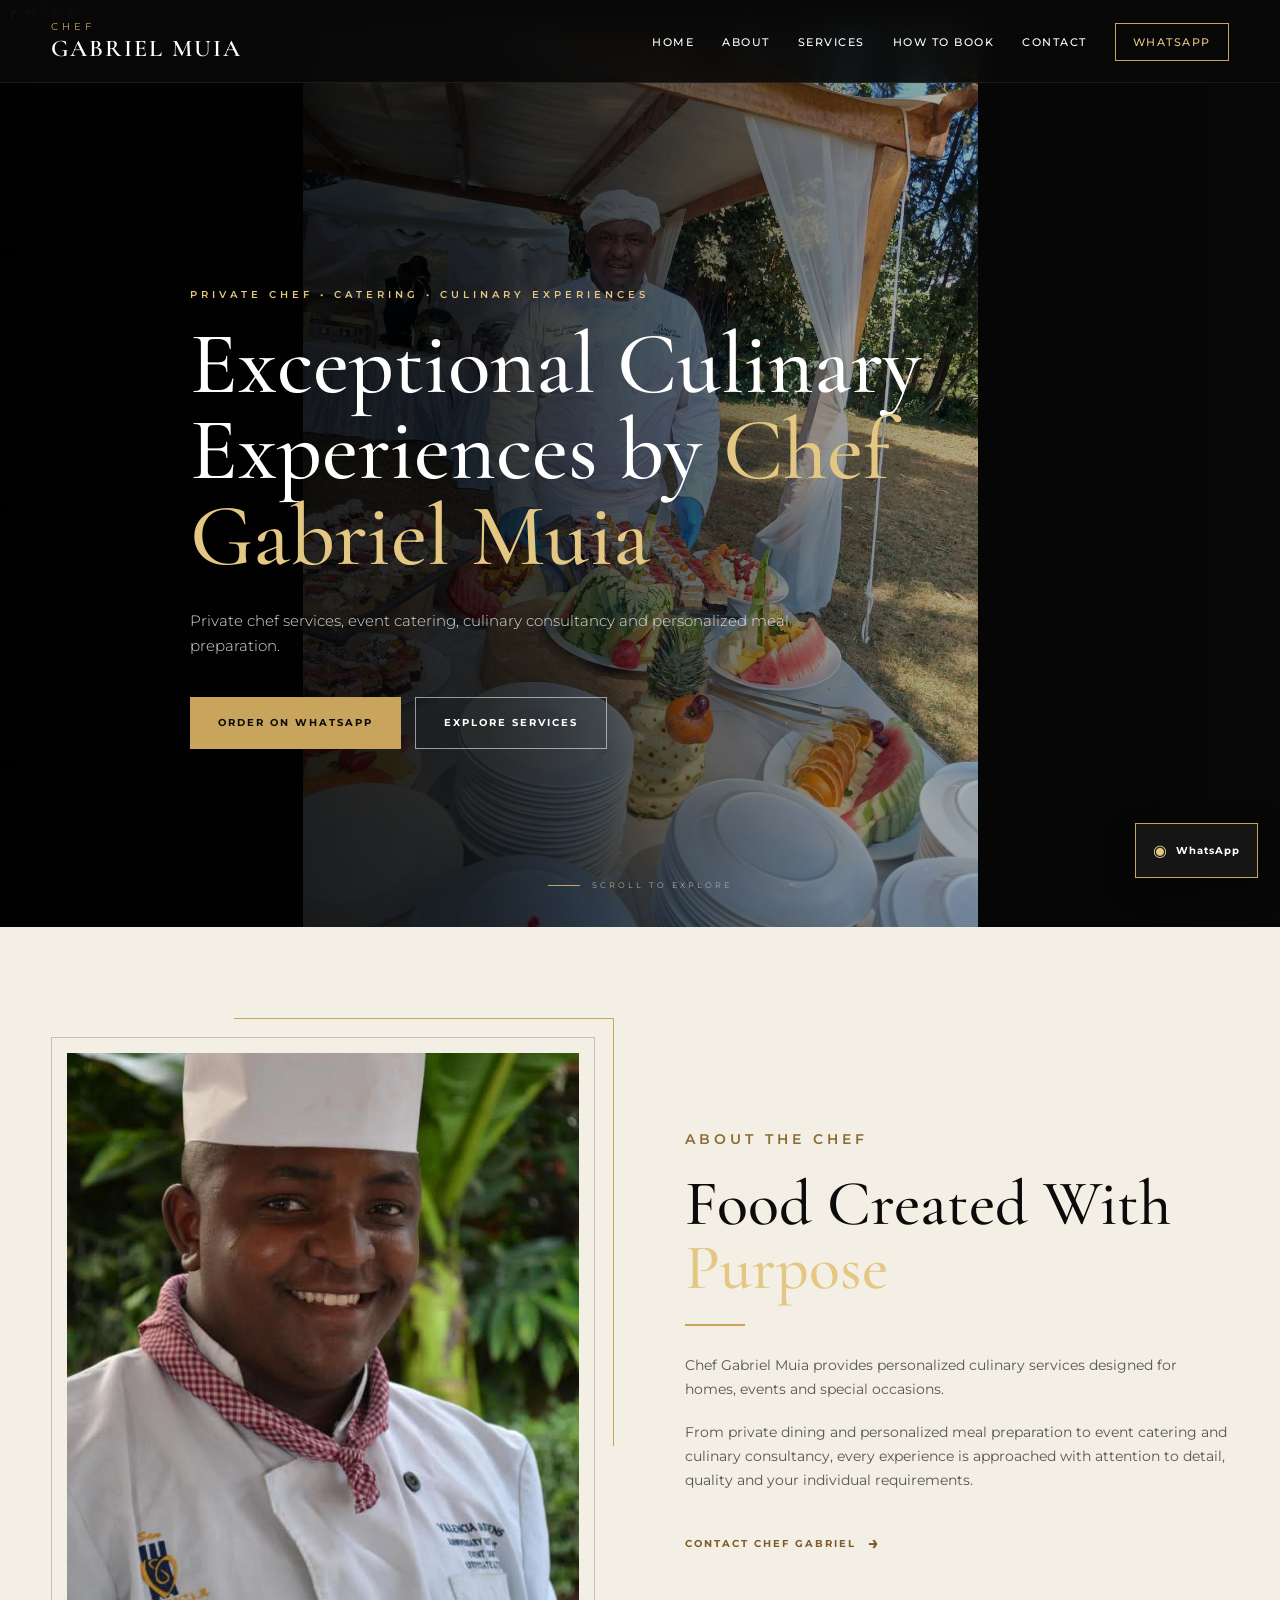
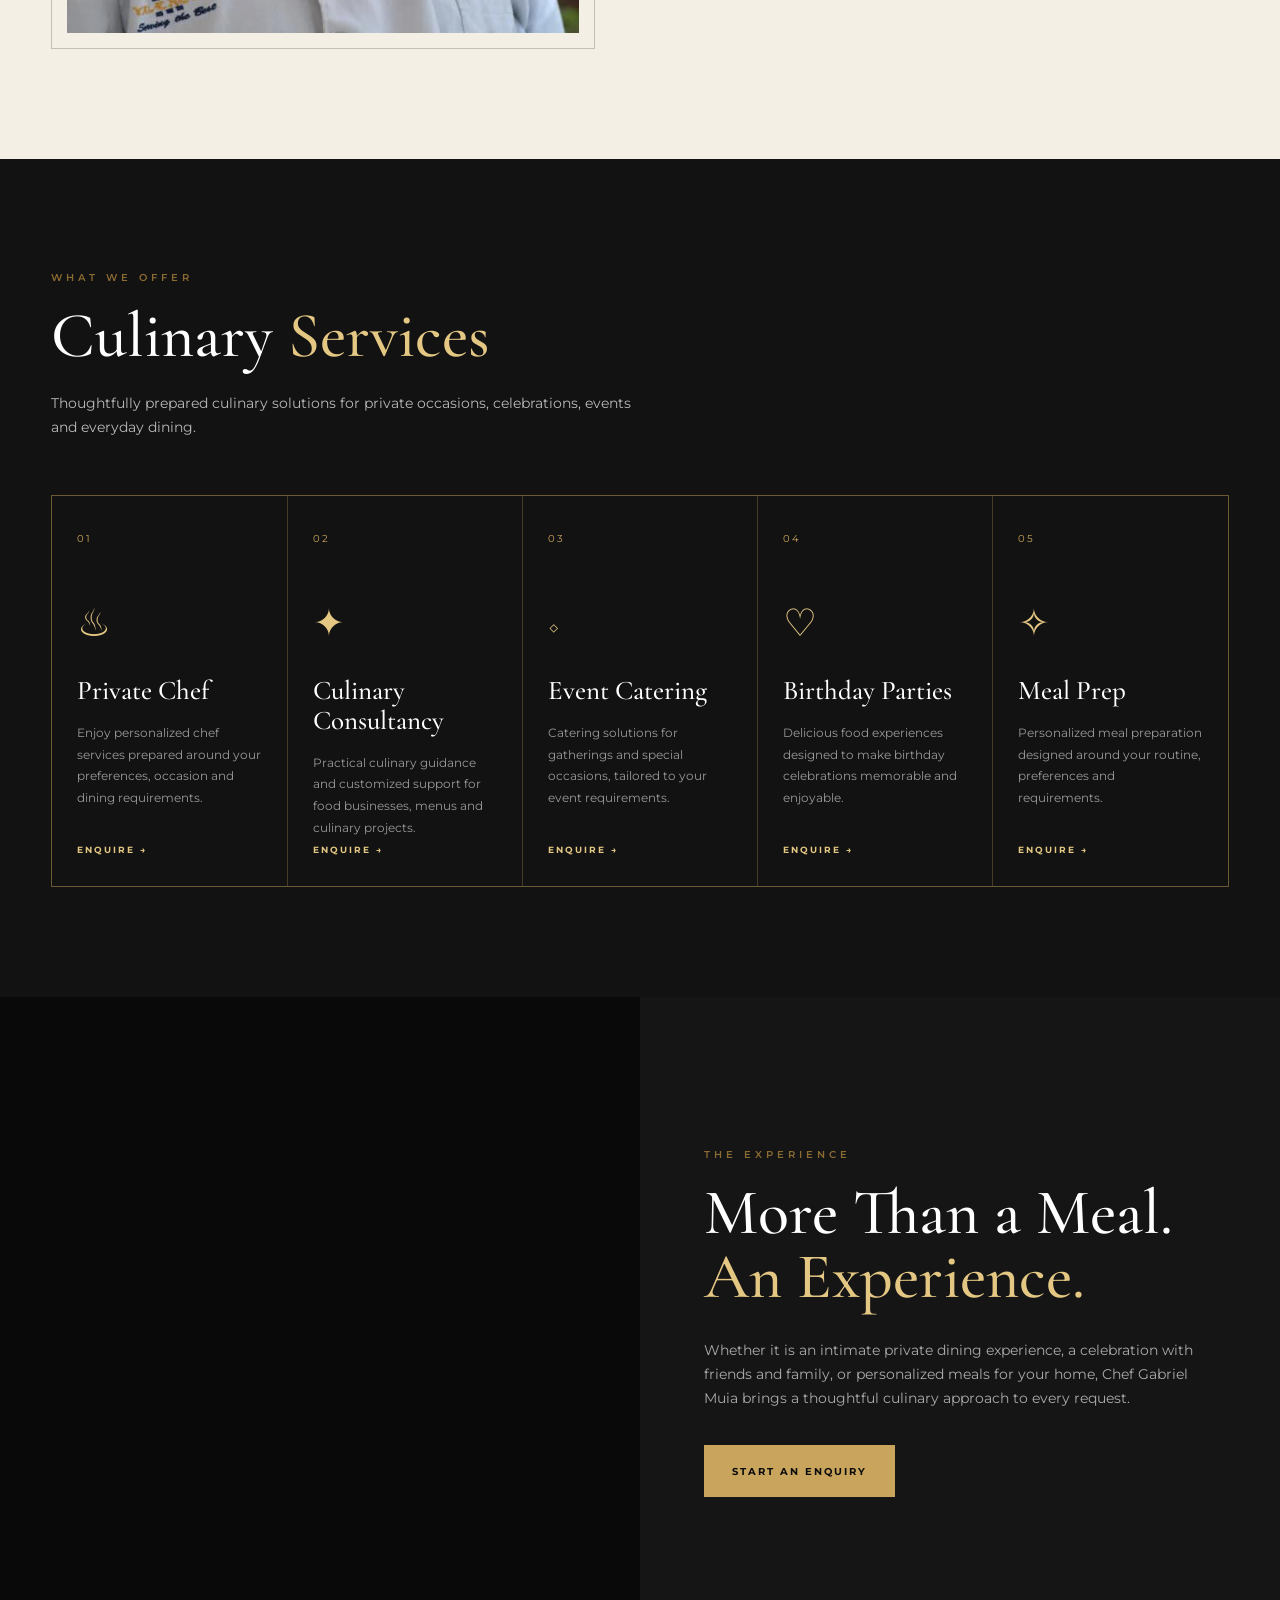
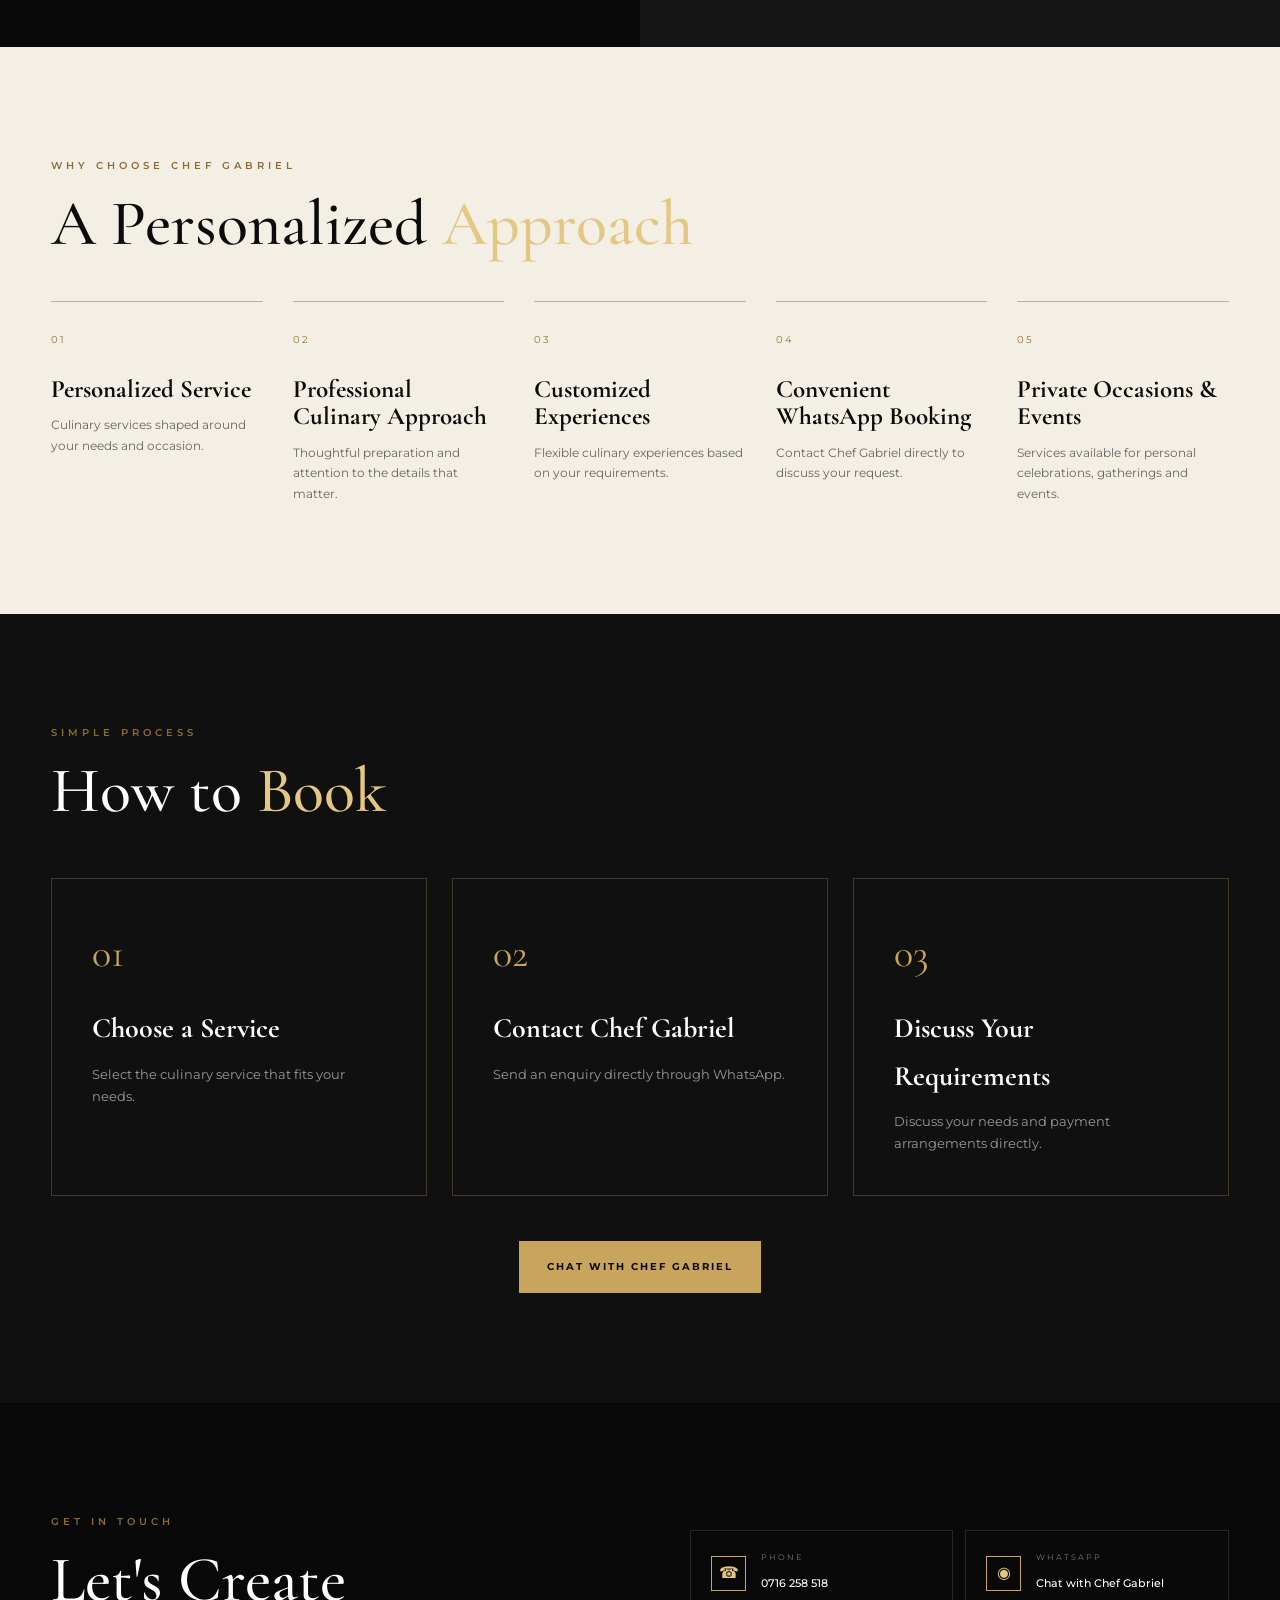
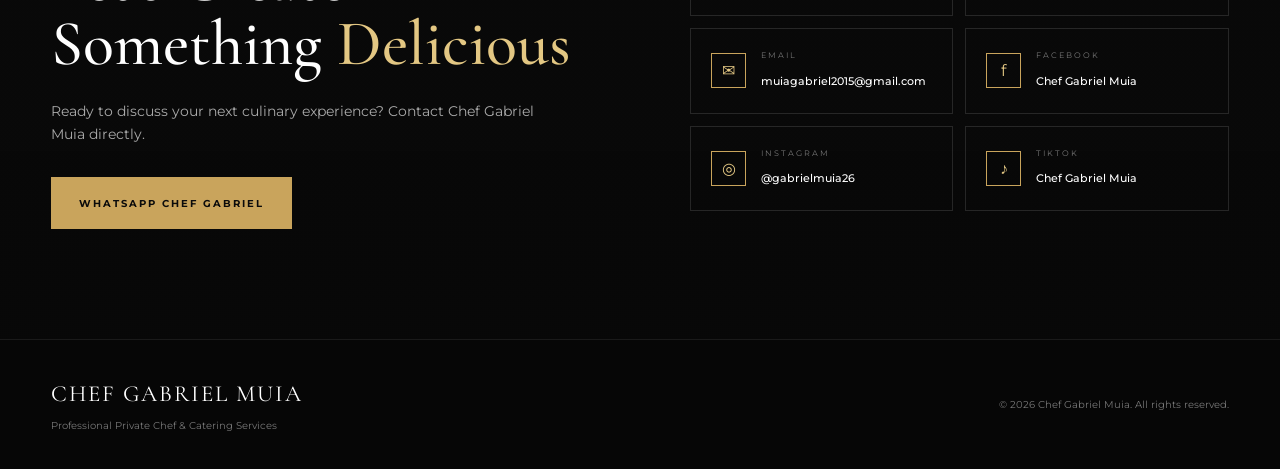
<file: index.html>
﻿<!DOCTYPE html>
<html lang="en">
<head>
    <meta charset="UTF-8">
    <meta name="viewport" content="width=device-width, initial-scale=1.0">

    <title>Chef Gabriel Muia | Private Chef, Catering & Meal Prep in Nairobi</title>

    <meta name="description" content="Chef Gabriel Muia offers private chef services, event catering, culinary consultancy, birthday party catering and personalized meal preparation in Nairobi, Kenya. Contact Chef Gabriel Muia on WhatsApp to discuss your requirements.">`r`n    <meta name="keywords" content="Chef Gabriel Muia, private chef Nairobi, private chef Kenya, catering Nairobi, event catering Nairobi, culinary consultancy Nairobi, birthday catering Nairobi, meal prep Nairobi">`r`n    <link rel="canonical" href="https://dominiczachez-del.github.io/chef-gabriel-muia/">

    <meta name="theme-color" content="#0b0b0b">

    <link rel="preconnect" href="https://fonts.googleapis.com">
    <link rel="preconnect" href="https://fonts.gstatic.com" crossorigin>
    <link href="https://fonts.googleapis.com/css2?family=Cormorant+Garamond:wght@400;500;600;700&family=Montserrat:wght@300;400;500;600;700&display=swap" rel="stylesheet">

    <link rel="stylesheet" href="style.css">
    <script type="application/ld+json">
    {
      "@context": "https://schema.org",
      "@type": "ProfessionalService",
      "name": "Chef Gabriel Muia",
      "url": "https://dominiczachez-del.github.io/chef-gabriel-muia/",
      "image": "https://dominiczachez-del.github.io/chef-gabriel-muia/chef-gabriel-hero.jpg",
      "telephone": "+254716258518",
      "email": "muiagabriel2015@gmail.com",
      "description": "Private chef services, event catering, culinary consultancy, birthday parties and personalized meal preparation.",
      "serviceType": [
        "Private Chef",
        "Culinary Consultancy",
        "Event Catering",
        "Birthday Parties",
        "Meal Prep"
      ],
      "sameAs": [
        "https://www.facebook.com/share/1DbX4vjW44/",
        "https://www.instagram.com/gabrielmuia26?utm_source=qr&stkn=MWZmN2hldTc5NzZldA==",
        "https://vm.tiktok.com/ZS9Aoj2mLnY88-QHZDI/"
      ]
    }
    </script>
</head>

<body>

    <!-- NAVIGATION -->
    <header class="header">
        <nav class="navbar container">

            <a href="#home" class="logo">
                <span>CHEF</span>
                <strong>GABRIEL MUIA</strong>
            </a>

            <button class="menu-toggle" id="menuToggle" aria-label="Open navigation menu">
                <span></span>
                <span></span>
                <span></span>
            </button>

            <ul class="nav-links" id="navLinks">
                <li><a href="#home">Home</a></li>
                <li><a href="#about">About</a></li>
                <li><a href="#services">Services</a></li>
                <li><a href="#booking">How to Book</a></li>
                <li><a href="#contact">Contact</a></li>
                <li>
                    <a href="https://wa.me/254716258518?text=Hello%20Chef%20Gabriel%20Muia%2C%20I%20would%20like%20to%20make%20an%20enquiry%20about%20your%20services."
                       class="nav-whatsapp"
                       target="_blank"
                       rel="noopener">
                        WhatsApp
                    </a>
                </li>
            </ul>

        </nav>
    </header>


    <!-- HERO -->
    <main>

        <section class="hero" id="home">

            <div class="hero-overlay"></div>

            <div class="hero-content container">

                <p class="eyebrow">PRIVATE CHEF • CATERING • CULINARY EXPERIENCES</p>

                <h1>Exceptional Culinary Experiences by <span>Chef Gabriel Muia</span></h1>

                <p class="hero-text">
                    Private chef services, event catering, culinary consultancy
                    and personalized meal preparation.
                </p>

                <div class="hero-buttons">

                    <a href="https://wa.me/254716258518?text=Hello%20Chef%20Gabriel%20Muia%2C%20I%20would%20like%20to%20make%20an%20enquiry%20about%20your%20services."
                       class="btn btn-gold"
                       target="_blank"
                       rel="noopener">
                        ORDER ON WHATSAPP
                    </a>

                    <a href="#services" class="btn btn-outline">
                        EXPLORE SERVICES
                    </a>

                </div>

            </div>

            <div class="scroll-indicator">
                <span></span>
                SCROLL TO EXPLORE
            </div>

        </section>


        <!-- ABOUT -->
        <section class="about section" id="about">

            <div class="container about-grid">

                <div class="about-image reveal">
                    <div class="image-frame">
                        <img
                            <img
    src="chef-gabriel.jpg"
    alt="Chef Gabriel Muia"
    loading="lazy">
                    </div>
                </div>

                <div class="about-content reveal">

                    <p class="section-label">ABOUT THE CHEF</p>

                    <h2>Food Created With <span>Purpose</span></h2>

                    <div class="gold-line"></div>

                    <p>
                        Chef Gabriel Muia provides personalized culinary services
                        designed for homes, events and special occasions.
                    </p>

                    <p>
                        From private dining and personalized meal preparation
                        to event catering and culinary consultancy, every
                        experience is approached with attention to detail,
                        quality and your individual requirements.
                    </p>

                    <a href="#contact" class="text-link">
                        CONTACT CHEF GABRIEL
                        <span>→</span>
                    </a>

                </div>

            </div>

        </section>


        <!-- SERVICES -->
        <section class="services section" id="services">

            <div class="container">

                <div class="section-heading reveal">

                    <p class="section-label">WHAT WE OFFER</p>

                    <h2>Culinary <span>Services</span></h2>

                    <p>
                        Thoughtfully prepared culinary solutions for private
                        occasions, celebrations, events and everyday dining.
                    </p>

                </div>


                <div class="services-grid">

                    <article class="service-card reveal">

                        <div class="service-number">01</div>

                        <div class="service-icon">♨</div>

                        <h3>Private Chef</h3>

                        <p>
                            Enjoy personalized chef services prepared around
                            your preferences, occasion and dining requirements.
                        </p>

                        <a href="https://wa.me/254716258518?text=Hello%20Chef%20Gabriel%20Muia%2C%20I%20am%20interested%20in%20your%20Private%20Chef%20service."
                           target="_blank"
                           rel="noopener">
                            ENQUIRE →
                        </a>

                    </article>


                    <article class="service-card reveal">

                        <div class="service-number">02</div>

                        <div class="service-icon">✦</div>

                        <h3>Culinary Consultancy</h3>

                        <p>
                            Practical culinary guidance and customized support
                            for food businesses, menus and culinary projects.
                        </p>

                        <a href="https://wa.me/254716258518?text=Hello%20Chef%20Gabriel%20Muia%2C%20I%20am%20interested%20in%20Culinary%20Consultancy."
                           target="_blank"
                           rel="noopener">
                            ENQUIRE →
                        </a>

                    </article>


                    <article class="service-card reveal">

                        <div class="service-number">03</div>

                        <div class="service-icon">◇</div>

                        <h3>Event Catering</h3>

                        <p>
                            Catering solutions for gatherings and special
                            occasions, tailored to your event requirements.
                        </p>

                        <a href="https://wa.me/254716258518?text=Hello%20Chef%20Gabriel%20Muia%2C%20I%20am%20interested%20in%20Event%20Catering."
                           target="_blank"
                           rel="noopener">
                            ENQUIRE →
                        </a>

                    </article>


                    <article class="service-card reveal">

                        <div class="service-number">04</div>

                        <div class="service-icon">♡</div>

                        <h3>Birthday Parties</h3>

                        <p>
                            Delicious food experiences designed to make birthday
                            celebrations memorable and enjoyable.
                        </p>

                        <a href="https://wa.me/254716258518?text=Hello%20Chef%20Gabriel%20Muia%2C%20I%20am%20interested%20in%20Birthday%20Party%20catering."
                           target="_blank"
                           rel="noopener">
                            ENQUIRE →
                        </a>

                    </article>


                    <article class="service-card reveal">

                        <div class="service-number">05</div>

                        <div class="service-icon">✧</div>

                        <h3>Meal Prep</h3>

                        <p>
                            Personalized meal preparation designed around your
                            routine, preferences and requirements.
                        </p>

                        <a href="https://wa.me/254716258518?text=Hello%20Chef%20Gabriel%20Muia%2C%20I%20am%20interested%20in%20Meal%20Prep."
                           target="_blank"
                           rel="noopener">
                            ENQUIRE →
                        </a>

                    </article>

                </div>

            </div>

        </section>


        <!-- FEATURE -->
        <section class="feature-section">

            <div class="feature-image"></div>

            <div class="feature-content">

                <p class="section-label">THE EXPERIENCE</p>

                <h2>More Than a Meal.<br><span>An Experience.</span></h2>

                <p>
                    Whether it is an intimate private dining experience,
                    a celebration with friends and family, or personalized
                    meals for your home, Chef Gabriel Muia brings a thoughtful
                    culinary approach to every request.
                </p>

                <a href="https://wa.me/254716258518?text=Hello%20Chef%20Gabriel%20Muia%2C%20I%20would%20like%20to%20discuss%20a%20culinary experience."
                   class="btn btn-gold"
                   target="_blank"
                   rel="noopener">
                    START AN ENQUIRY
                </a>

            </div>

        </section>


        <!-- WHY CHOOSE US -->
        <section class="why section">

            <div class="container">

                <div class="section-heading reveal">

                    <p class="section-label">WHY CHOOSE CHEF GABRIEL</p>

                    <h2>A Personalized <span>Approach</span></h2>

                </div>


                <div class="why-grid">

                    <div class="why-item reveal">
                        <span>01</span>
                        <h3>Personalized Service</h3>
                        <p>
                            Culinary services shaped around your needs and occasion.
                        </p>
                    </div>

                    <div class="why-item reveal">
                        <span>02</span>
                        <h3>Professional Culinary Approach</h3>
                        <p>
                            Thoughtful preparation and attention to the details
                            that matter.
                        </p>
                    </div>

                    <div class="why-item reveal">
                        <span>03</span>
                        <h3>Customized Experiences</h3>
                        <p>
                            Flexible culinary experiences based on your requirements.
                        </p>
                    </div>

                    <div class="why-item reveal">
                        <span>04</span>
                        <h3>Convenient WhatsApp Booking</h3>
                        <p>
                            Contact Chef Gabriel directly to discuss your request.
                        </p>
                    </div>

                    <div class="why-item reveal">
                        <span>05</span>
                        <h3>Private Occasions & Events</h3>
                        <p>
                            Services available for personal celebrations,
                            gatherings and events.
                        </p>
                    </div>

                </div>

            </div>

        </section>


        <!-- HOW TO BOOK -->
        <section class="booking section" id="booking">

            <div class="container">

                <div class="section-heading reveal">

                    <p class="section-label">SIMPLE PROCESS</p>

                    <h2>How to <span>Book</span></h2>

                </div>


                <div class="booking-grid">

                    <div class="booking-step reveal">
                        <div class="step-number">01</div>
                        <h3>Choose a Service</h3>
                        <p>Select the culinary service that fits your needs.</p>
                    </div>

                    <div class="booking-step reveal">
                        <div class="step-number">02</div>
                        <h3>Contact Chef Gabriel</h3>
                        <p>Send an enquiry directly through WhatsApp.</p>
                    </div>

                    <div class="booking-step reveal">
                        <div class="step-number">03</div>
                        <h3>Discuss Your Requirements</h3>
                        <p>Discuss your needs and payment arrangements directly.</p>
                    </div>

                </div>


                <div class="booking-action reveal">

                    <a href="https://wa.me/254716258518?text=Hello%20Chef%20Gabriel%20Muia%2C%20I%20would%20like%20to%20make%20an%20enquiry%20about%20your%20services."
                       class="btn btn-gold"
                       target="_blank"
                       rel="noopener">
                        CHAT WITH CHEF GABRIEL
                    </a>

                </div>

            </div>

        </section>


        <!-- CONTACT -->
        <section class="contact section" id="contact">

            <div class="container contact-grid">

                <div class="contact-intro reveal">

                    <p class="section-label">GET IN TOUCH</p>

                    <h2>Let's Create Something <span>Delicious</span></h2>

                    <p>
                        Ready to discuss your next culinary experience?
                        Contact Chef Gabriel Muia directly.
                    </p>

                    <a href="https://wa.me/254716258518?text=Hello%20Chef%20Gabriel%20Muia%2C%20I%20would%20like%20to%20make%20an%20enquiry%20about%20your%20services."
                       class="btn btn-gold"
                       target="_blank"
                       rel="noopener">
                        WHATSAPP CHEF GABRIEL
                    </a>

                </div>


                <div class="contact-details reveal">

                    <a href="tel:0716258518" class="contact-item">
                        <span class="contact-icon">☎</span>
                        <div>
                            <small>PHONE</small>
                            <strong>0716 258 518</strong>
                        </div>
                    </a>

                    <a href="https://wa.me/254716258518"
                       target="_blank"
                       rel="noopener"
                       class="contact-item">
                        <span class="contact-icon">◉</span>
                        <div>
                            <small>WHATSAPP</small>
                            <strong>Chat with Chef Gabriel</strong>
                        </div>
                    </a>

                    <a href="mailto:muiagabriel2015@gmail.com" class="contact-item">
                        <span class="contact-icon">✉</span>
                        <div>
                            <small>EMAIL</small>
                            <strong>muiagabriel2015@gmail.com</strong>
                        </div>
                    </a>

                    <a href="https://www.facebook.com/share/1DbX4vjW44/"
                       target="_blank"
                       rel="noopener"
                       class="contact-item">
                        <span class="contact-icon">f</span>
                        <div>
                            <small>FACEBOOK</small>
                            <strong>Chef Gabriel Muia</strong>
                        </div>
                    </a>

                    <a href="https://www.instagram.com/gabrielmuia26?utm_source=qr&stkn=MWZmN2hldTc5NzZldA=="
                       target="_blank"
                       rel="noopener"
                       class="contact-item">
                        <span class="contact-icon">◎</span>
                        <div>
                            <small>INSTAGRAM</small>
                            <strong>@gabrielmuia26</strong>
                        </div>
                    </a>

                    <a href="https://vm.tiktok.com/ZS9Aoj2mLnY88-QHZDI/"
                       target="_blank"
                       rel="noopener"
                       class="contact-item">
                        <span class="contact-icon">♪</span>
                        <div>
                            <small>TIKTOK</small>
                            <strong>Chef Gabriel Muia</strong>
                        </div>
                    </a>

                </div>

            </div>

        </section>

    </main>


    <!-- FOOTER -->
    <footer class="footer">

        <div class="container footer-content">

            <div>
                <div class="footer-logo">CHEF GABRIEL MUIA</div>
                <p>Professional Private Chef & Catering Services</p>
            </div>

            <p>
                © <span id="year"></span> Chef Gabriel Muia. All rights reserved.
            </p>

        </div>

    </footer>


    <!-- FLOATING WHATSAPP -->
    <a href="https://wa.me/254716258518?text=Hello%20Chef%20Gabriel%20Muia%2C%20I%20would%20like%20to%20make%20an%20enquiry%20about%20your%20services."
       class="floating-whatsapp"
       target="_blank"
       rel="noopener"
       aria-label="Chat with Chef Gabriel Muia on WhatsApp">
        <span>◉</span>
        <strong>WhatsApp</strong>
    </a>


    <script src="script.js"></script>

</body>
</html>
</file>
<file: style.css>
/* =========================================
   CHEF GABRIEL MUIA
   PREMIUM WEBSITE STYLES
========================================= */

:root {
    --black: #0b0b0b;
    --dark: #121212;
    --dark-soft: #1b1b1b;
    --gold: #c9a45c;
    --gold-light: #e3c783;
    --cream: #f4efe5;
    --white: #ffffff;
    --grey: #b8b8b8;
    --border: rgba(201, 164, 92, 0.28);

    --heading: "Cormorant Garamond", Georgia, serif;
    --body: "Montserrat", Arial, sans-serif;

    --container: 1180px;
}

/* =========================================
   RESET
========================================= */

* {
    margin: 0;
    padding: 0;
    box-sizing: border-box;
}

html {
    scroll-behavior: smooth;
}

body {
    background: var(--black);
    color: var(--white);
    font-family: var(--body);
    line-height: 1.7;
    overflow-x: hidden;
}

img {
    display: block;
    width: 100%;
}

a {
    color: inherit;
    text-decoration: none;
}

button {
    font-family: inherit;
}

.container {
    width: min(92%, var(--container));
    margin: 0 auto;
}

.section {
    padding: 110px 0;
}

/* =========================================
   HEADER
========================================= */

.header {
    position: fixed;
    top: 0;
    left: 0;
    width: 100%;
    z-index: 1000;
    background: rgba(8, 8, 8, 0.88);
    border-bottom: 1px solid rgba(255, 255, 255, 0.08);
    backdrop-filter: blur(15px);
}

.navbar {
    min-height: 82px;
    display: flex;
    align-items: center;
    justify-content: space-between;
}

.logo {
    display: flex;
    flex-direction: column;
    line-height: 1;
    letter-spacing: 2px;
}

.logo span {
    color: var(--gold);
    font-size: 10px;
    letter-spacing: 4px;
    margin-bottom: 5px;
}

.logo strong {
    font-family: var(--heading);
    font-size: 24px;
    font-weight: 600;
}

.nav-links {
    list-style: none;
    display: flex;
    align-items: center;
    gap: 28px;
}

.nav-links a {
    font-size: 11px;
    font-weight: 500;
    letter-spacing: 1.5px;
    text-transform: uppercase;
    transition: 0.3s ease;
}

.nav-links a:hover {
    color: var(--gold-light);
}

.nav-links .nav-whatsapp {
    border: 1px solid var(--gold);
    color: var(--gold-light);
    padding: 11px 17px;
}

.nav-links .nav-whatsapp:hover {
    background: var(--gold);
    color: var(--black);
}

.menu-toggle {
    display: none;
    width: 42px;
    height: 42px;
    background: transparent;
    border: 1px solid var(--border);
    cursor: pointer;
    padding: 10px;
}

.menu-toggle span {
    display: block;
    height: 2px;
    background: var(--gold);
    margin: 5px 0;
}

/* =========================================
   HERO
========================================= */
.hero {
    min-height: 100vh;
    position: relative;
    display: flex;
    align-items: center;
    background:
        linear-gradient(
            90deg,
            rgba(0, 0, 0, 0.95) 0%,
            rgba(0, 0, 0, 0.82) 38%,
            rgba(0, 0, 0, 0.35) 70%,
            rgba(0, 0, 0, 0.15) 100%
        ),
        url("chef-gabriel-hero.jpg") center center / contain no-repeat,
        #080808;
}
}

.hero-overlay {
    position: absolute;
    inset: 0;
    background:
        radial-gradient(
            circle at 70% 50%,
            rgba(201, 164, 92, 0.08),
            transparent 40%
        );
}

.hero-content {
    position: relative;
    z-index: 2;
    padding-top: 80px;
    max-width: 900px;
}

.eyebrow,
.section-label {
    color: var(--gold-light);
    font-size: 10px;
    font-weight: 600;
    letter-spacing: 4px;
    text-transform: uppercase;
    margin-bottom: 18px;
}

.hero h1 {
    max-width: 850px;
    font-family: var(--heading);
    font-size: clamp(48px, 7vw, 88px);
    font-weight: 500;
    line-height: 0.98;
    margin-bottom: 28px;
}

.hero h1 span,
.section-heading span,
.about-content h2 span,
.feature-content h2 span,
.contact-intro h2 span {
    color: var(--gold-light);
}

.hero-text {
    max-width: 620px;
    color: #ddd;
    font-size: 15px;
    font-weight: 300;
    margin-bottom: 38px;
}

.hero-buttons {
    display: flex;
    flex-wrap: wrap;
    gap: 14px;
}

.btn {
    display: inline-flex;
    align-items: center;
    justify-content: center;
    min-height: 52px;
    padding: 0 28px;
    font-size: 10px;
    font-weight: 700;
    letter-spacing: 2px;
    transition: 0.3s ease;
}

.btn-gold {
    background: var(--gold);
    color: var(--black);
}

.btn-gold:hover {
    background: var(--gold-light);
    transform: translateY(-2px);
}

.btn-outline {
    border: 1px solid rgba(255, 255, 255, 0.55);
    color: white;
}

.btn-outline:hover {
    border-color: var(--gold);
    color: var(--gold-light);
}

.scroll-indicator {
    position: absolute;
    bottom: 35px;
    left: 50%;
    transform: translateX(-50%);
    font-size: 8px;
    letter-spacing: 3px;
    color: #aaa;
    display: flex;
    align-items: center;
    gap: 12px;
}

.scroll-indicator span {
    width: 32px;
    height: 1px;
    background: var(--gold);
}

/* =========================================
   ABOUT
========================================= */

.about {
    background: var(--cream);
    color: var(--black);
}

.about-grid {
    display: grid;
    grid-template-columns: 1fr 1fr;
    gap: 90px;
    align-items: center;
}

.about-image {
    position: relative;
}

.image-frame {
    position: relative;
    padding: 15px;
    border: 1px solid rgba(0, 0, 0, 0.2);
}

.image-frame::after {
    content: "";
    position: absolute;
    top: -20px;
    right: -20px;
    width: 70%;
    height: 70%;
    border-top: 1px solid var(--gold);
    border-right: 1px solid var(--gold);
    z-index: 0;
}

.image-frame img {
    height: 580px;
    object-fit: cover;
    position: relative;
    z-index: 1;
}

.about-content {
    position: relative;
    z-index: 2;
}

.about-content .section-label,
.section-label {
    color: #8c6b32;
}

.about-content h2,
.section-heading h2,
.contact-intro h2 {
    font-family: var(--heading);
    font-size: clamp(42px, 5vw, 68px);
    font-weight: 500;
    line-height: 1;
    margin-bottom: 24px;
}

.gold-line {
    width: 60px;
    height: 2px;
    background: var(--gold);
    margin-bottom: 28px;
}

.about-content p {
    max-width: 560px;
    color: #555;
    font-size: 14px;
    margin-bottom: 20px;
}

.text-link {
    display: inline-flex;
    gap: 12px;
    align-items: center;
    margin-top: 15px;
    color: #7d5d29;
    font-size: 10px;
    font-weight: 700;
    letter-spacing: 2px;
}

.text-link span {
    font-size: 18px;
    transition: 0.3s ease;
}

.text-link:hover span {
    transform: translateX(6px);
}

/* =========================================
   SERVICES
========================================= */

.services {
    background: var(--dark);
}

.section-heading {
    max-width: 700px;
    margin-bottom: 55px;
}

.section-heading > p:last-child {
    color: var(--grey);
    font-size: 14px;
    max-width: 600px;
}

.services-grid {
    display: grid;
    grid-template-columns: repeat(5, 1fr);
    gap: 1px;
    background: var(--border);
    border: 1px solid var(--border);
}

.service-card {
    position: relative;
    min-height: 390px;
    padding: 34px 25px;
    background: var(--dark);
    transition: 0.4s ease;
    overflow: hidden;
}

.service-card::before {
    content: "";
    position: absolute;
    left: 0;
    bottom: 0;
    width: 100%;
    height: 3px;
    background: var(--gold);
    transform: scaleX(0);
    transform-origin: left;
    transition: 0.4s ease;
}

.service-card:hover {
    background: #202020;
    transform: translateY(-7px);
}

.service-card:hover::before {
    transform: scaleX(1);
}

.service-number {
    color: var(--gold);
    font-size: 10px;
    letter-spacing: 2px;
}

.service-icon {
    font-family: var(--heading);
    color: var(--gold-light);
    font-size: 38px;
    margin: 45px 0 20px;
}

.service-card h3 {
    font-family: var(--heading);
    font-size: 27px;
    font-weight: 500;
    line-height: 1.1;
    margin-bottom: 16px;
}

.service-card p {
    color: #999;
    font-size: 12px;
    line-height: 1.8;
}

.service-card a {
    position: absolute;
    left: 25px;
    bottom: 28px;
    color: var(--gold-light);
    font-size: 9px;
    font-weight: 700;
    letter-spacing: 2px;
}

/* =========================================
   FEATURE
========================================= */

.feature-section {
    min-height: 650px;
    display: grid;
    grid-template-columns: 1fr 1fr;
}

.feature-image {
    min-height: 650px;
    background:
        linear-gradient(
            rgba(0, 0, 0, 0.15),
            rgba(0, 0, 0, 0.15)
        ),
        url("https://images.unsplash.com/photo-1547592180-85f173990554?auto=format&fit=crop&w=1400&q=85")
        center/cover no-repeat;
}

.feature-content {
    background: #151515;
    padding: 100px 10%;
    display: flex;
    flex-direction: column;
    align-items: flex-start;
    justify-content: center;
}

.feature-content h2 {
    font-family: var(--heading);
    font-size: clamp(44px, 5vw, 70px);
    line-height: 1;
    font-weight: 500;
    margin-bottom: 30px;
}

.feature-content > p:not(.section-label) {
    color: #aaa;
    max-width: 530px;
    font-size: 14px;
    margin-bottom: 35px;
}

/* =========================================
   WHY CHOOSE US
========================================= */

.why {
    background: var(--cream);
    color: var(--black);
}

.why .section-heading {
    margin-bottom: 45px;
}

.why-grid {
    display: grid;
    grid-template-columns: repeat(5, 1fr);
    gap: 30px;
}

.why-item {
    border-top: 1px solid rgba(0, 0, 0, 0.25);
    padding-top: 22px;
}

.why-item span {
    color: #9b7535;
    font-size: 10px;
    letter-spacing: 2px;
}

.why-item h3 {
    font-family: var(--heading);
    font-size: 25px;
    line-height: 1.1;
    margin: 25px 0 12px;
}

.why-item p {
    color: #666;
    font-size: 12px;
}

/* =========================================
   BOOKING
========================================= */

.booking {
    background: #101010;
}

.booking-grid {
    display: grid;
    grid-template-columns: repeat(3, 1fr);
    gap: 25px;
}

.booking-step {
    border: 1px solid var(--border);
    padding: 40px;
    min-height: 230px;
    transition: 0.3s ease;
}

.booking-step:hover {
    border-color: var(--gold);
    transform: translateY(-5px);
}

.step-number {
    color: var(--gold);
    font-family: var(--heading);
    font-size: 40px;
    margin-bottom: 18px;
}

.booking-step h3 {
    font-family: var(--heading);
    font-size: 28px;
    margin-bottom: 10px;
}

.booking-step p {
    color: #999;
    font-size: 13px;
}

.booking-action {
    margin-top: 45px;
    text-align: center;
}

/* =========================================
   CONTACT
========================================= */

.contact {
    background:
        linear-gradient(
            rgba(8, 8, 8, 0.93),
            rgba(8, 8, 8, 0.97)
        ),
        url("https://images.unsplash.com/photo-1517248135467-4c7edcad34c4?auto=format&fit=crop&w=1800&q=85")
        center/cover;
}

.contact-grid {
    display: grid;
    grid-template-columns: 1fr 1fr;
    gap: 100px;
    align-items: center;
}

.contact-intro > p:not(.section-label) {
    max-width: 500px;
    color: #aaa;
    font-size: 14px;
    margin-bottom: 30px;
}

.contact-details {
    display: grid;
    grid-template-columns: 1fr 1fr;
    gap: 12px;
}

.contact-item {
    display: flex;
    gap: 15px;
    align-items: center;
    padding: 20px;
    border: 1px solid rgba(255, 255, 255, 0.12);
    transition: 0.3s ease;
}

.contact-item:hover {
    border-color: var(--gold);
    background: rgba(201, 164, 92, 0.05);
}

.contact-icon {
    width: 35px;
    height: 35px;
    border: 1px solid var(--gold);
    display: flex;
    align-items: center;
    justify-content: center;
    color: var(--gold-light);
    flex-shrink: 0;
}

.contact-item small {
    display: block;
    color: #777;
    font-size: 8px;
    letter-spacing: 2px;
    margin-bottom: 3px;
}

.contact-item strong {
    font-size: 11px;
    font-weight: 500;
    word-break: break-word;
}

/* =========================================
   FOOTER
========================================= */

.footer {
    background: #060606;
    border-top: 1px solid rgba(255, 255, 255, 0.08);
    padding: 35px 0;
}

.footer-content {
    display: flex;
    justify-content: space-between;
    align-items: center;
    gap: 20px;
}

.footer-logo {
    font-family: var(--heading);
    font-size: 23px;
    letter-spacing: 2px;
}

.footer p {
    color: #777;
    font-size: 10px;
}

.footer-logo + p {
    margin-top: 3px;
}

/* =========================================
   FLOATING WHATSAPP
========================================= */

.floating-whatsapp {
    position: fixed;
    right: 22px;
    bottom: 22px;
    z-index: 999;
    display: flex;
    align-items: center;
    gap: 9px;
    padding: 13px 17px;
    background: #151515;
    border: 1px solid var(--gold);
    color: white;
    box-shadow: 0 10px 30px rgba(0, 0, 0, 0.35);
    transition: 0.3s ease;
}

.floating-whatsapp span {
    color: var(--gold-light);
}

.floating-whatsapp strong {
    font-size: 10px;
    letter-spacing: 1px;
}

.floating-whatsapp:hover {
    background: var(--gold);
    color: var(--black);
    transform: translateY(-3px);
}

/* =========================================
   ANIMATIONS
========================================= */

.reveal {
    opacity: 0;
    transform: translateY(30px);
    transition:
        opacity 0.8s ease,
        transform 0.8s ease;
}

.reveal.active {
    opacity: 1;
    transform: translateY(0);
}

/* =========================================
   TABLET
========================================= */

@media (max-width: 1050px) {

    .nav-links {
        gap: 16px;
    }

    .services-grid {
        grid-template-columns: repeat(3, 1fr);
    }

    .why-grid {
        grid-template-columns: repeat(3, 1fr);
    }

    .about-grid,
    .contact-grid {
        gap: 50px;
    }

}

/* =========================================
   MOBILE
========================================= */

@media (max-width: 760px) {

    .section {
        padding: 75px 0;
    }

    .navbar {
        min-height: 70px;
    }

    .menu-toggle {
        display: block;
    }

    .nav-links {
        position: absolute;
        top: 70px;
        left: 0;
        width: 100%;
        padding: 25px;
        background: rgba(10, 10, 10, 0.98);
        border-bottom: 1px solid var(--border);
        display: none;
        flex-direction: column;
        align-items: stretch;
        gap: 0;
    }

    .nav-links.active {
        display: flex;
    }

    .nav-links li {
        border-bottom: 1px solid rgba(255, 255, 255, 0.08);
    }

    .nav-links a {
        display: block;
        padding: 15px 5px;
    }

    .nav-links .nav-whatsapp {
        text-align: center;
        margin-top: 12px;
    }

    .hero {
        min-height: 100svh;
        background-position: 60% center;
    }

    .hero-content {
        padding-top: 70px;
    }

    .hero h1 {
        font-size: clamp(48px, 14vw, 72px);
    }

    .hero-text {
        font-size: 13px;
    }

    .hero-buttons {
        flex-direction: column;
        align-items: stretch;
    }

    .btn {
        width: 100%;
    }

    .scroll-indicator {
        display: none;
    }

    .about-grid,
    .contact-grid {
        grid-template-columns: 1fr;
    }

    .about-image {
        margin-bottom: 20px;
    }

    .image-frame img {
        height: 450px;
    }

    .services-grid {
        grid-template-columns: 1fr;
    }

    .service-card {
        min-height: 350px;
    }

    .feature-section {
        grid-template-columns: 1fr;
    }

    .feature-image {
        min-height: 450px;
    }

    .feature-content {
        padding: 75px 7%;
    }

    .why-grid {
        grid-template-columns: 1fr;
        gap: 35px;
    }

    .booking-grid {
        grid-template-columns: 1fr;
    }

    .contact-details {
        grid-template-columns: 1fr;
    }

    .footer-content {
        flex-direction: column;
        align-items: flex-start;
    }

    .floating-whatsapp {
        right: 14px;
        bottom: 14px;
    }

}

/* =========================================
   SMALL MOBILE
========================================= */

@media (max-width: 420px) {

    .logo strong {
        font-size: 20px;
    }

    .hero h1 {
        font-size: 47px;
    }

    .about-content h2,
    .section-heading h2,
    .contact-intro h2 {
        font-size: 48px;
    }

    .feature-content h2 {
        font-size: 48px;
    }

    .floating-whatsapp strong {
        display: none;
    }

}
</file>
